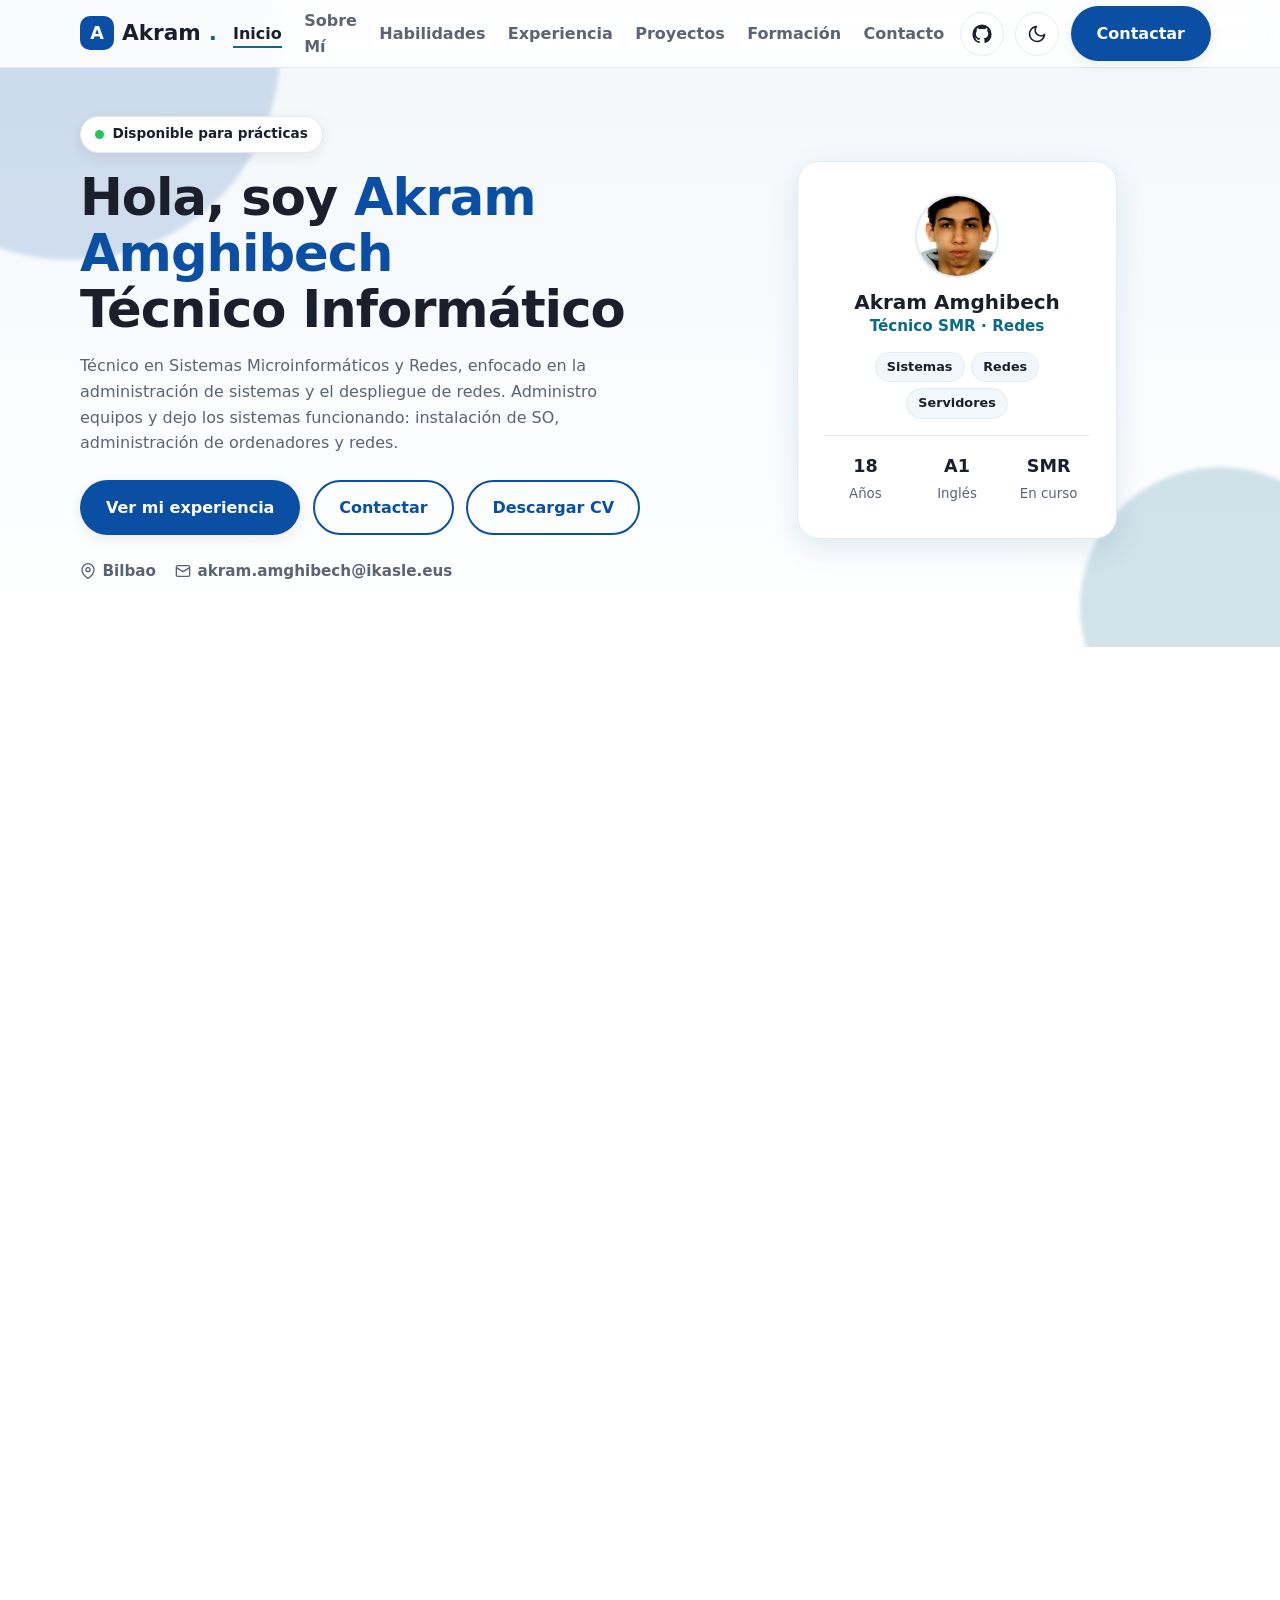
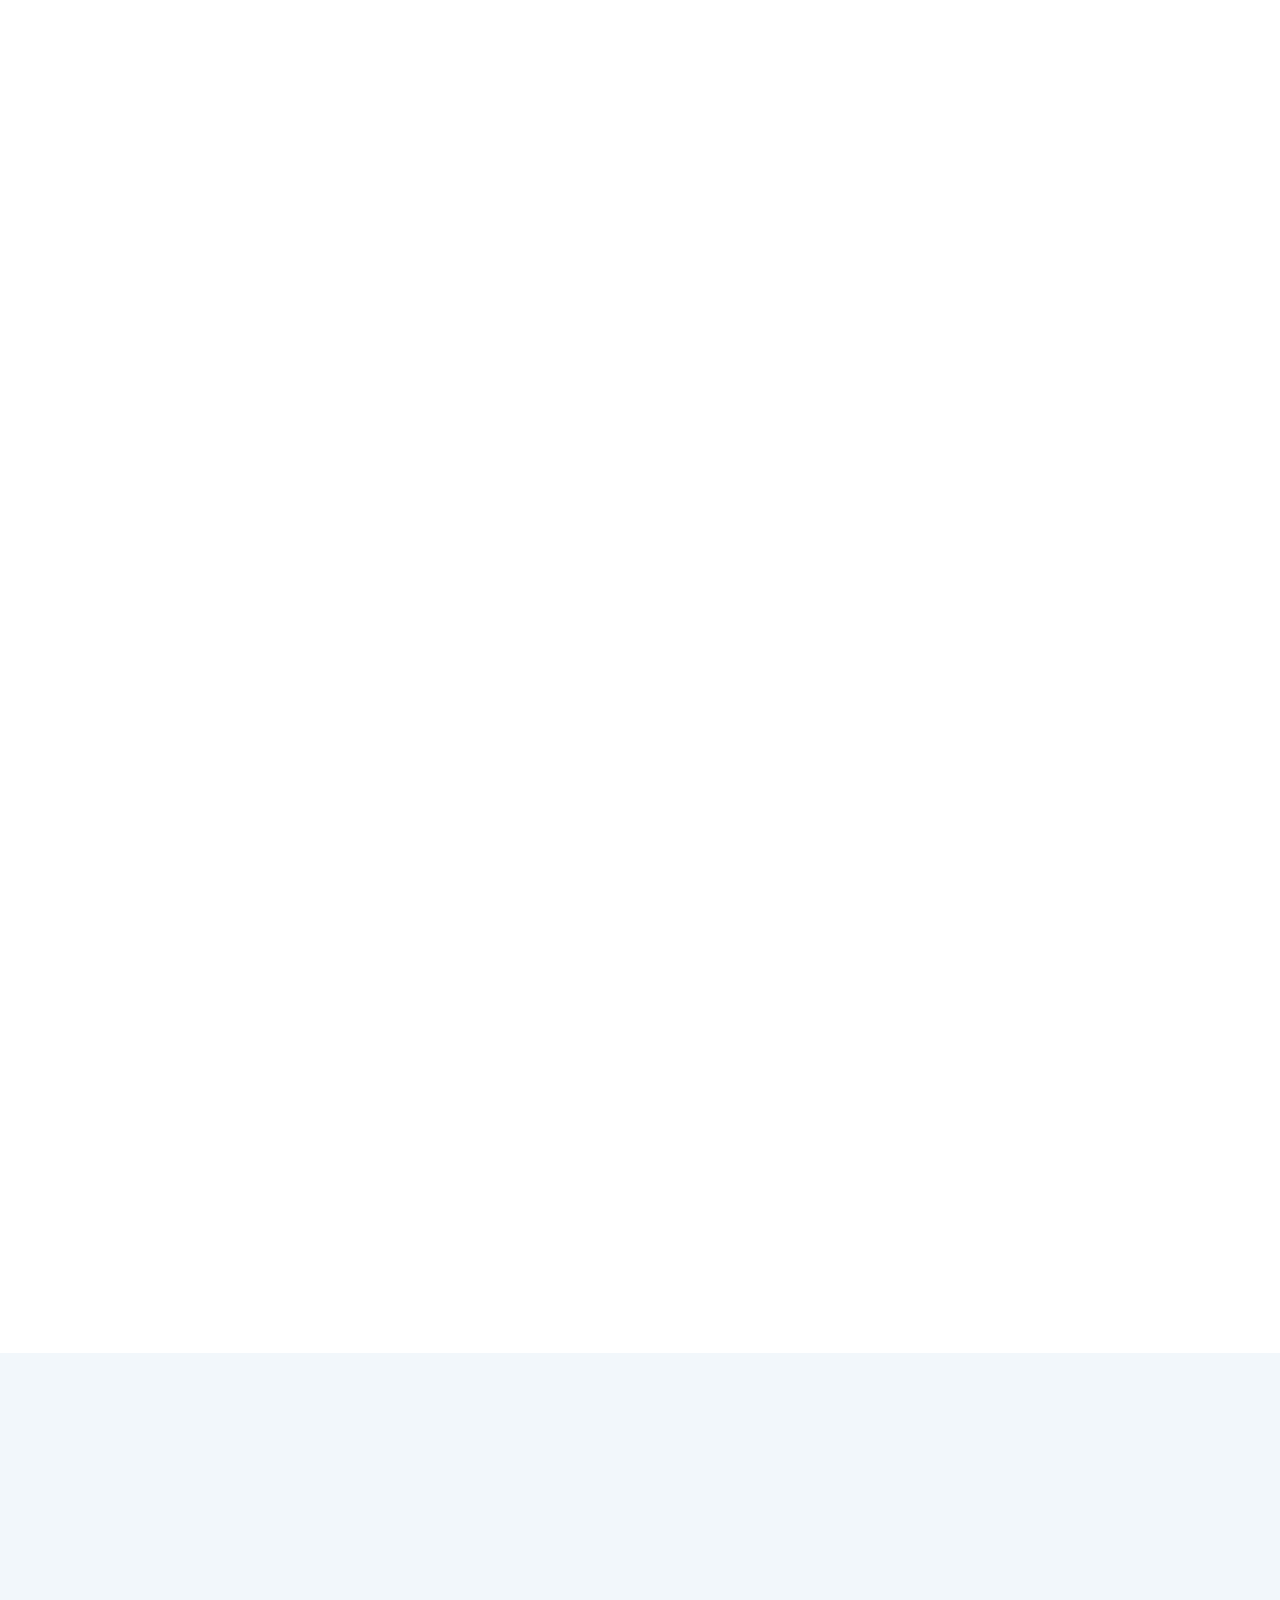
<file: index.html>
<!DOCTYPE html>
<html lang="es" data-theme="light">
<head>
  <!-- Metadatos básicos y SEO -->
  <meta charset="UTF-8" />
  <meta name="viewport" content="width=device-width, initial-scale=1.0" />
  <meta name="description" content="Portfolio de Akram Amghibech, técnico SMR en Bilbao. Administración de sistemas Windows y Linux, redes Cisco. Busco prácticas en Bilbao y alrededores." />
  <meta name="author" content="Akram Amghibech" />
  <meta name="robots" content="index, follow" />
  <meta name="color-scheme" content="light dark" />
  <meta name="theme-color" media="(prefers-color-scheme: light)" content="#0b4fa4" />
  <meta name="theme-color" media="(prefers-color-scheme: dark)" content="#0b1220" />
  <link rel="canonical" href="https://akamto.github.io/Portfolio/" />

  <!-- Open Graph para compartir en LinkedIn y redes -->
  <meta property="og:type" content="website" />
  <meta property="og:locale" content="es_ES" />
  <meta property="og:site_name" content="Portfolio Akram Amghibech" />
  <meta property="og:url" content="https://akamto.github.io/Portfolio/" />
  <meta property="og:title" content="Akram Amghibech | Administración de Sistemas y Redes — Prácticas en Bilbao" />
  <meta property="og:description" content="Estudiante de SMR: servidores Windows y Linux y redes Cisco. Busco prácticas en Bilbao y alrededores." />
  <meta property="og:image" content="https://akamto.github.io/Portfolio/assets/og-cover.png" />
  <meta property="og:image:alt" content="Portfolio de Akram Amghibech, técnico SMR en Bilbao" />
  <meta property="og:image:width" content="1200" />
  <meta property="og:image:height" content="630" />
  <meta property="og:image:type" content="image/png" />
  <meta name="twitter:card" content="summary_large_image" />
  <meta name="twitter:title" content="Akram Amghibech | Administración de Sistemas y Redes" />
  <meta name="twitter:description" content="SMR en Bilbao: sistemas y redes. Busco prácticas." />
  <meta name="twitter:image" content="https://akamto.github.io/Portfolio/assets/og-cover.png" />
  <meta name="twitter:image:alt" content="Portfolio de Akram Amghibech, técnico SMR en Bilbao" />

  <title>Akram Amghibech | Administración de Sistemas y Redes — Prácticas en Bilbao</title>

  <!-- Evita flash de tema: aplica el tema guardado antes de pintar -->
  <script>
    (function () {
      try {
        var saved = localStorage.getItem('theme');
        if (saved === 'dark' || saved === 'light') {
          document.documentElement.setAttribute('data-theme', saved);
        } else if (window.matchMedia('(prefers-color-scheme: dark)').matches) {
          document.documentElement.setAttribute('data-theme', 'dark');
        }
      } catch (e) { /* modo privado: se queda en light */ }
    })();
  </script>

  <!-- Datos estructurados para Google -->
  <script type="application/ld+json">
  {
    "@context": "https://schema.org",
    "@type": "Person",
    "name": "Akram Amghibech",
    "jobTitle": "Técnico en Sistemas Microinformáticos y Redes",
    "address": { "@type": "PostalAddress", "addressLocality": "Bilbao", "addressCountry": "ES" },
    "email": "akram.amghibech@ikasle.eus",
    "url": "https://akamto.github.io/Portfolio/",
    "sameAs": [
      "https://github.com/akamto",
      "https://www.linkedin.com/in/akamto/"
    ],
    "knowsAbout": ["Windows Server", "Linux", "Redes Cisco", "Packet Tracer", "Active Directory", "DNS", "DHCP"]
  }
  </script>

  <!-- Solo CSS propio, sin frameworks -->
  <link rel="stylesheet" href="style.css" />
  <link rel="manifest" href="site.webmanifest" />
  <link rel="sitemap" type="application/xml" title="Sitemap" href="sitemap.xml" />
  <!-- Favicon SVG + ICO + PNG -->
  <link rel="icon" href="favicon.ico" sizes="48x48" />
  <link rel="icon" type="image/svg+xml" href="favicon.svg" />
  <link rel="icon" type="image/png" sizes="32x32" href="assets/favicon-32.png" />
  <link rel="apple-touch-icon" sizes="180x180" href="assets/apple-touch-icon.png" />
</head>
<body>

  <a class="skip-link" href="#contenido">Saltar al contenido principal</a>

  <!-- ================= HEADER / NAVBAR ================= -->
  <header class="header" id="header">
    <nav class="nav container" aria-label="Navegación principal">
      <!-- Logo -->
      <a href="#inicio" class="logo" aria-label="Ir al inicio">
        <span class="logo-badge" aria-hidden="true">A</span>
        Akram<span class="logo-accent">.</span>
      </a>

      <!-- Menú de navegación -->
      <ul class="nav-menu" id="nav-menu">
        <li><a href="#inicio" class="nav-link active" aria-current="page">Inicio</a></li>
        <li><a href="#sobre-mi" class="nav-link">Sobre Mí</a></li>
        <li><a href="#habilidades" class="nav-link">Habilidades</a></li>
        <li><a href="#experiencia" class="nav-link">Experiencia</a></li>
        <li><a href="#proyectos" class="nav-link">Proyectos</a></li>
        <li><a href="#formacion" class="nav-link">Formación</a></li>
        <li><a href="#contacto" class="nav-link">Contacto</a></li>
        <!-- CTA visible solo en móvil dentro del menú -->
        <li class="nav-cta-mobile"><a href="#contacto" class="btn btn-primary">Contactar</a></li>
      </ul>
      <!-- Overlay para cerrar el menú al tocar fuera (solo móvil) -->
      <div class="nav-overlay" id="nav-overlay" aria-hidden="true"></div>

      <!-- Acciones: modo oscuro + CTA + hamburguesa -->
      <div class="nav-actions">
        <!-- Código abierto en GitHub -->
        <a href="https://github.com/akamto/Portfolio" target="_blank" rel="noopener noreferrer" class="repo-link" aria-label="Ver código fuente en GitHub" title="Código abierto en GitHub">
          <svg xmlns="http://www.w3.org/2000/svg" width="20" height="20" viewBox="0 0 24 24" fill="currentColor" aria-hidden="true"><path d="M12 .5A11.5 11.5 0 0 0 .5 12a11.5 11.5 0 0 0 7.86 10.93c.58.1.79-.25.79-.56v-2c-3.2.7-3.87-1.54-3.87-1.54-.53-1.33-1.28-1.69-1.28-1.69-1.05-.72.08-.7.08-.7 1.16.08 1.77 1.19 1.77 1.19 1.03 1.77 2.7 1.26 3.36.96.1-.75.4-1.26.73-1.55-2.55-.29-5.23-1.28-5.23-5.68 0-1.26.45-2.28 1.19-3.09-.12-.29-.52-1.46.11-3.05 0 0 .97-.31 3.18 1.18a11 11 0 0 1 5.8 0c2.2-1.49 3.17-1.18 3.17-1.18.63 1.59.23 2.76.11 3.05.74.81 1.19 1.83 1.19 3.09 0 4.41-2.69 5.38-5.25 5.67.41.36.78 1.06.78 2.14v3.17c0 .31.2.67.8.55A11.5 11.5 0 0 0 23.5 12 11.5 11.5 0 0 0 12 .5z"/></svg>
        </a>

        <!-- Botón modo oscuro / claro -->
        <button id="theme-toggle" class="theme-toggle" type="button" aria-label="Cambiar a modo oscuro" title="Cambiar tema">
          <!-- Icono luna (se muestra en modo claro) -->
          <svg class="icon-moon" xmlns="http://www.w3.org/2000/svg" width="20" height="20" viewBox="0 0 24 24" fill="none" stroke="currentColor" stroke-width="2" stroke-linecap="round" stroke-linejoin="round" aria-hidden="true"><path d="M21 12.79A9 9 0 1 1 11.21 3 7 7 0 0 0 21 12.79z"/></svg>
          <!-- Icono sol (se muestra en modo oscuro) -->
          <svg class="icon-sun" xmlns="http://www.w3.org/2000/svg" width="20" height="20" viewBox="0 0 24 24" fill="none" stroke="currentColor" stroke-width="2" stroke-linecap="round" stroke-linejoin="round" aria-hidden="true"><circle cx="12" cy="12" r="5"/><line x1="12" y1="1" x2="12" y2="3"/><line x1="12" y1="21" x2="12" y2="23"/><line x1="4.22" y1="4.22" x2="5.64" y2="5.64"/><line x1="18.36" y1="18.36" x2="19.78" y2="19.78"/><line x1="1" y1="12" x2="3" y2="12"/><line x1="21" y1="12" x2="23" y2="12"/><line x1="4.22" y1="19.78" x2="5.64" y2="18.36"/><line x1="18.36" y1="5.64" x2="19.78" y2="4.22"/></svg>
        </button>

        <a href="#contacto" class="btn btn-primary nav-cta-desktop">Contactar</a>

        <!-- Botón hamburguesa para móvil -->
        <button class="nav-toggle" id="nav-toggle" type="button" aria-label="Abrir menú" aria-expanded="false" aria-controls="nav-menu">
          <span class="bar" aria-hidden="true"></span>
          <span class="bar" aria-hidden="true"></span>
          <span class="bar" aria-hidden="true"></span>
        </button>
      </div>
    </nav>
  </header>

  <main id="contenido" tabindex="-1">
    <!-- ================= HERO SECTION ================= -->
    <section id="inicio" class="hero" aria-labelledby="hero-title">
      <!-- Formas decorativas tipo CV (solo CSS) -->
      <div class="hero-blob blob-1" aria-hidden="true"></div>
      <div class="hero-blob blob-2" aria-hidden="true"></div>

      <div class="container hero-grid">
        <!-- Texto principal -->
        <div class="hero-text">
          <span class="badge"><span class="dot" aria-hidden="true"></span> Disponible para prácticas</span>
          <h1 id="hero-title">Hola, soy <span class="highlight">Akram Amghibech</span><br />Técnico Informático</h1>
          <p class="hero-subtitle">
            Técnico en Sistemas Microinformáticos y Redes, enfocado en la administración de
            sistemas y el despliegue de redes. Administro equipos y dejo los sistemas
            funcionando: instalación de SO, administración de ordenadores y redes.
          </p>
          <div class="hero-buttons">
            <a href="#experiencia" class="btn btn-primary">Ver mi experiencia</a>
            <a href="#contacto" class="btn btn-outline">Contactar</a>
            <a href="cv-akram-amghibech.pdf" class="btn btn-outline" download>Descargar CV</a>
          </div>
          <!-- Datos rápidos de contacto -->
          <ul class="hero-meta">
            <li>
              <svg xmlns="http://www.w3.org/2000/svg" width="16" height="16" viewBox="0 0 24 24" fill="none" stroke="currentColor" stroke-width="2" aria-hidden="true"><path d="M21 10c0 7-9 13-9 13s-9-6-9-13a9 9 0 0 1 18 0z"/><circle cx="12" cy="10" r="3"/></svg>
              Bilbao
            </li>
            <li>
              <svg xmlns="http://www.w3.org/2000/svg" width="16" height="16" viewBox="0 0 24 24" fill="none" stroke="currentColor" stroke-width="2" aria-hidden="true"><rect x="2" y="4" width="20" height="16" rx="2"/><path d="m22 7-10 6L2 7"/></svg>
              <a href="mailto:akram.amghibech@ikasle.eus?subject=Contacto%20desde%20tu%20portfolio">akram.amghibech@ikasle.eus</a>
            </li>
          </ul>
        </div>

        <!-- Tarjeta de perfil: foto real (assets/foto-perfil.png, 84px, fetchpriority high por estar en el hero) + datos rápidos -->
        <div class="hero-visual">
          <div class="profile-card">
            <!-- Foto de perfil: alt descriptivo para lectores de pantalla, width/height evitan salto de layout (CLS) -->
            <img class="profile-avatar" src="assets/foto-perfil.png" alt="Foto de Akram Amghibech" width="84" height="84" fetchpriority="high" />
            <p class="profile-name">Akram Amghibech</p>
            <p class="profile-role">Técnico SMR · Redes</p>
            <div class="profile-tags">
              <span>Sistemas</span><span>Redes</span><span>Servidores</span>
            </div>
            <div class="profile-info">
              <div><strong>18</strong><small>Años</small></div>
              <div><strong>A1</strong><small>Inglés</small></div>
              <div><strong>SMR</strong><small>En curso</small></div>
            </div>
          </div>
        </div>
      </div>
    </section>

    <!-- ================= SECCIÓN 2: SOBRE MÍ ================= -->
    <section id="sobre-mi" class="section" aria-labelledby="sobre-mi-title">
      <div class="container grid-2 reveal">
        <div>
          <span class="section-tag">Sobre mí</span>
          <h2 class="section-title" id="sobre-mi-title">Administración de sistemas</h2>
          <p class="section-text">
            Técnico en Sistemas Microinformáticos y Redes, enfocado en la administración de
            sistemas y el despliegue de redes. Persona responsable, con
            capacidad de aprendizaje, actitud positiva y facilidad para el trabajo en equipo.
            Administro sistemas Windows y Linux, aplico mantenimiento preventivo y
            documento cada intervención. Busco prácticas o mi primera oportunidad para aportar
            en entornos tecnológicos reales.
          </p>
          <!-- Datos personales -->
          <ul class="about-list">
            <li><strong>Edad:</strong> 18 años</li>
            <li><strong>Nacionalidad:</strong> Español</li>
            <li><strong>Ubicación:</strong> Bilbao</li>
            <li><strong>Email:</strong> <a href="mailto:akram.amghibech@ikasle.eus?subject=Contacto%20desde%20tu%20portfolio">akram.amghibech@ikasle.eus</a></li>
            <li><strong>Idiomas:</strong> Español, Inglés A1 (EOI)</li>
          </ul>
          <div class="about-cta">
            <a href="#contacto" class="btn btn-primary">Hablemos</a>
            <a href="cv-akram-amghibech.pdf" class="btn btn-outline" download>Descargar CV (PDF)</a>
          </div>
        </div>
        <!-- Servicios que puedo ofrecer -->
        <div class="about-cards">
          <article class="card">
            <div class="card-icon"><svg xmlns="http://www.w3.org/2000/svg" width="28" height="28" viewBox="0 0 24 24" fill="none" stroke="currentColor" stroke-width="2" stroke-linecap="round" stroke-linejoin="round" aria-hidden="true"><rect x="2" y="3" width="20" height="14" rx="2"/><line x1="8" y1="21" x2="16" y2="21"/><line x1="12" y1="17" x2="12" y2="21"/></svg></div>
            <h3>Sistemas Operativos</h3>
            <p>Instalación, configuración y administración de Windows y Linux.</p>
          </article>
          <article class="card">
            <div class="card-icon"><svg xmlns="http://www.w3.org/2000/svg" width="28" height="28" viewBox="0 0 24 24" fill="none" stroke="currentColor" stroke-width="2" stroke-linecap="round" stroke-linejoin="round" aria-hidden="true"><path d="M14.7 6.3a1 1 0 0 0 0 1.4l1.6 1.6a1 1 0 0 0 1.4 0l3.77-3.77a6 6 0 0 1-7.94 7.94l-6.91 6.91a2.12 2.12 0 0 1-3-3l6.91-6.91a6 6 0 0 1 7.94-7.94l-3.76 3.76z"/></svg></div>
            <h3>Administración y Hardware</h3>
            <p>Instalación y administración de ordenadores y sistemas.</p>
          </article>
          <article class="card">
            <div class="card-icon"><svg xmlns="http://www.w3.org/2000/svg" width="28" height="28" viewBox="0 0 24 24" fill="none" stroke="currentColor" stroke-width="2" stroke-linecap="round" stroke-linejoin="round" aria-hidden="true"><path d="M9 17H7A5 5 0 0 1 7 7h2"/><path d="M15 7h2a5 5 0 1 1 0 10h-2"/><line x1="8" y1="12" x2="16" y2="12"/></svg></div>
            <h3>Redes</h3>
            <p>Conocimiento de redes, configuración de router y switch.</p>
          </article>
          <article class="card">
            <div class="card-icon"><svg xmlns="http://www.w3.org/2000/svg" width="28" height="28" viewBox="0 0 24 24" fill="none" stroke="currentColor" stroke-width="2" stroke-linecap="round" stroke-linejoin="round" aria-hidden="true"><path d="M17 21v-2a4 4 0 0 0-4-4H5a4 4 0 0 0-4 4v2"/><circle cx="9" cy="7" r="4"/><path d="M23 21v-2a4 4 0 0 0-3-3.87"/><path d="M16 3.13a4 4 0 0 1 0 7.75"/></svg></div>
            <h3>Trabajo en equipo</h3>
            <p>Organización, adaptación y aprendizaje rápido en entornos reales.</p>
          </article>
        </div>
      </div>
    </section>

    <!-- ================= SECCIÓN HABILIDADES (todo en un solo bloque) ================= -->
    <section id="habilidades" class="section section-alt" aria-labelledby="habilidades-title">
      <div class="container reveal">
        <span class="section-tag">Habilidades</span>
        <h2 class="section-title" id="habilidades-title">Lo que sé hacer</h2>
        <p class="section-text center">Lo esencial para prácticas: administración de sistemas, redes y trabajo en equipo.</p>

        <!-- Habilidades generales más importantes -->
        <div class="skills-grid">
          <article class="card skill-category">
            <div class="card-icon"><svg xmlns="http://www.w3.org/2000/svg" width="28" height="28" viewBox="0 0 24 24" fill="none" stroke="currentColor" stroke-width="2" stroke-linecap="round" stroke-linejoin="round" aria-hidden="true"><rect x="2" y="3" width="20" height="14" rx="2"/><line x1="8" y1="21" x2="16" y2="21"/><line x1="12" y1="17" x2="12" y2="21"/></svg></div>
            <h3>Sistemas Operativos</h3>
            <p>Instalación, configuración y administración en entornos reales.</p>
            <div class="chips">
              <span>Windows</span><span>Linux</span><span>Administración</span>
            </div>
          </article>

          <article class="card skill-category">
            <div class="card-icon"><svg xmlns="http://www.w3.org/2000/svg" width="28" height="28" viewBox="0 0 24 24" fill="none" stroke="currentColor" stroke-width="2" stroke-linecap="round" stroke-linejoin="round" aria-hidden="true"><circle cx="18" cy="5" r="3"/><circle cx="6" cy="12" r="3"/><circle cx="18" cy="19" r="3"/><line x1="8.59" y1="13.51" x2="15.42" y2="17.49"/><line x1="15.41" y1="6.51" x2="8.59" y2="10.49"/></svg></div>
            <h3>Redes y Conectividad</h3>
            <p>Montaje y configuración de redes locales.</p>
            <div class="chips">
              <span>VLANs</span><span>Direccionamiento IP</span><span>Packet Tracer</span>
            </div>
          </article>

          <article class="card skill-category">
            <div class="card-icon"><svg xmlns="http://www.w3.org/2000/svg" width="28" height="28" viewBox="0 0 24 24" fill="none" stroke="currentColor" stroke-width="2" stroke-linecap="round" stroke-linejoin="round" aria-hidden="true"><path d="M14.7 6.3a1 1 0 0 0 0 1.4l1.6 1.6a1 1 0 0 0 1.4 0l3.77-3.77a6 6 0 0 1-7.94 7.94l-6.91 6.91a2.12 2.12 0 0 1-3-3l6.91-6.91a6 6 0 0 1 7.94-7.94l-3.76 3.76z"/></svg></div>
            <h3>Administración de Hardware</h3>
            <p>Administración y mantenimiento de PCs y sistemas.</p>
            <div class="chips">
              <span>Montaje</span><span>Clonación</span><span>Inventario</span>
            </div>
          </article>

          <article class="card skill-category">
            <div class="card-icon"><svg xmlns="http://www.w3.org/2000/svg" width="28" height="28" viewBox="0 0 24 24" fill="none" stroke="currentColor" stroke-width="2" stroke-linecap="round" stroke-linejoin="round" aria-hidden="true"><path d="M21 15a2 2 0 0 1-2 2H7l-4 4V5a2 2 0 0 1 2-2h14a2 2 0 0 1 2 2z"/></svg></div>
            <h3>Idiomas y Competencias</h3>
            <p>Base para trabajar en equipo y seguir aprendiendo.</p>
            <div class="chips">
              <span>Trabajo en equipo</span><span>Responsable</span><span>Aprendizaje rápido</span>
            </div>
          </article>
        </div>

        <!-- Continuación del mismo bloque: Linux, Windows Server y Cisco -->
        <div class="tech-grid">
          <!-- 1. Linux -->
          <article class="card tech-card">
            <div class="card-icon"><svg xmlns="http://www.w3.org/2000/svg" width="28" height="28" viewBox="0 0 24 24" fill="none" stroke="currentColor" stroke-width="2" stroke-linecap="round" stroke-linejoin="round" aria-hidden="true"><polyline points="4 17 10 11 4 5"/><line x1="12" y1="19" x2="20" y2="19"/></svg></div>
            <h3>Linux &amp; Servicios de Sistemas</h3>
            <p>Administración, red y servicios en Linux.</p>

            <h4 class="tech-sub">Core &amp; Redes</h4>
            <div class="chips small">
              <span>SSH</span><span>Firewall</span><span>NAT</span>
            </div>

            <h4 class="tech-sub">Servicios de Red &amp; Web</h4>
            <div class="chips small">
              <span>DNS (bind9)</span><span>DHCP</span><span>HTTP (apache2 / nginx)</span>
            </div>

            <h4 class="tech-sub">Seguridad &amp; Almacenamiento</h4>
            <div class="chips small">
              <span>VPN (openvpn)</span><span>Backups (rsync)</span><span>SSL/TLS</span>
            </div>
          </article>

          <!-- 2. Windows Server -->
          <article class="card tech-card">
            <div class="card-icon"><svg xmlns="http://www.w3.org/2000/svg" width="28" height="28" viewBox="0 0 24 24" fill="none" stroke="currentColor" stroke-width="2" stroke-linecap="round" stroke-linejoin="round" aria-hidden="true"><rect x="3" y="3" width="7" height="7" rx="1"/><rect x="14" y="3" width="7" height="7" rx="1"/><rect x="14" y="14" width="7" height="7" rx="1"/><rect x="3" y="14" width="7" height="7" rx="1"/></svg></div>
            <h3>Windows Server &amp; Infraestructura</h3>
            <p>Servicios empresariales esenciales.</p>

            <h4 class="tech-sub">Directorio Activo &amp; Gestión</h4>
            <div class="chips small">
              <span>Active Directory DS</span><span>GPOs</span><span>PowerShell</span>
            </div>

            <h4 class="tech-sub">Red &amp; Conectividad</h4>
            <div class="chips small">
              <span>Windows DNS / DHCP</span><span>RRAS / VPN</span><span>SMB / DFS</span>
            </div>

            <h4 class="tech-sub">Seguridad, Monitorización &amp; Web</h4>
            <div class="chips small">
              <span>Firewall</span><span>Windows Server Backup</span><span>IIS</span>
            </div>
          </article>

          <!-- 3. Redes Cisco -->
          <article class="card tech-card">
            <div class="card-icon"><svg xmlns="http://www.w3.org/2000/svg" width="28" height="28" viewBox="0 0 24 24" fill="none" stroke="currentColor" stroke-width="2" stroke-linecap="round" stroke-linejoin="round" aria-hidden="true"><circle cx="12" cy="12" r="10"/><line x1="2" y1="12" x2="22" y2="12"/><path d="M12 2a15.3 15.3 0 0 1 4 10 15.3 15.3 0 0 1-4 10 15.3 15.3 0 0 1-4-10 15.3 15.3 0 0 1 4-10z"/></svg></div>
            <h3>Redes &amp; Cisco / Packet Tracer</h3>
            <p>De fundamentos a tecnologías avanzadas.</p>

            <h4 class="tech-sub">Fundamentos &amp; Switching</h4>
            <div class="chips small">
              <span>VLANs</span><span>TRUNK</span><span>STP / RSTP</span>
            </div>

            <h4 class="tech-sub">Enrutamiento</h4>
            <div class="chips small">
              <span>Estático</span><span>OSPF</span><span>EIGRP</span>
            </div>

            <h4 class="tech-sub">Servicios IP &amp; Redundancia</h4>
            <div class="chips small">
              <span>DHCP</span><span>NAT / PAT</span><span>HSRP</span>
            </div>

            <h4 class="tech-sub">Seguridad &amp; Gestión</h4>
            <div class="chips small">
              <span>ACLs</span><span>Port Security</span><span>SNMP / Syslog</span>
            </div>
          </article>
        </div>
      </div>
    </section>

    <!-- ================= SECCIÓN 3: EXPERIENCIA / PROYECTOS ================= -->
    <section id="experiencia" class="section" aria-labelledby="experiencia-title">
      <div class="container reveal">
        <span class="section-tag">Experiencia</span>
        <h2 class="section-title" id="experiencia-title">Experiencia laboral</h2>

        <!-- Timeline -->
        <div class="timeline">
          <article class="timeline-item">
            <span class="timeline-dot" aria-hidden="true"></span>
            <div class="timeline-card">
              <span class="timeline-date"><time datetime="2026-04-27">27/04/2026</time> — <time datetime="2026-05-12">12/05/2026</time> · 2 semanas · IES San Adrian BHI</span>
              <h3>Becario Técnico Informático</h3>
              <p>Administración de sistemas en entorno educativo: mantenimiento preventivo de equipos, administración de hardware y software, y gestión de aulas con registro de actuaciones.</p>
              <div class="chips small"><span>Administración de sistemas</span><span>Mantenimiento preventivo</span><span>Gestión de aulas</span></div>
            </div>
          </article>
        </div>

        <!-- Proyectos de laboratorio: iniciativa técnica más allá de lo básico -->
        <h3 class="subsection">Proyectos de Laboratorio y Prácticas SMR</h3>
        <div class="projects-grid">
          <article class="card project">
            <h4>Montaje y clonado de PCs</h4>
            <p>Instalación limpia de Windows/Linux, drivers, particiones y copias de seguridad.</p>
            <span class="project-tag">Sistemas</span>
          </article>
          <article class="card project">
            <h4>Red local con Packet Tracer</h4>
            <p>Direccionamiento IP, VLANs básicas y configuración de router y switch.</p>
            <span class="project-tag">Redes</span>
          </article>
          <article class="card project">
            <h4>Administración de usuarios</h4>
            <p>Gestión de cuentas, permisos y documentación en entorno real (prácticas).</p>
            <span class="project-tag">Administración</span>
          </article>
        </div>
      </div>
    </section>

    <!-- ================= MIS PROYECTOS (conectado con GitHub) ================= -->
    <section id="proyectos" class="section section-alt" aria-labelledby="proyectos-title">
      <div class="container reveal">
        <span class="section-tag">Mis proyectos</span>
        <h2 class="section-title" id="proyectos-title">Proyectos en GitHub</h2>
        <p class="section-text center">Prácticas de laboratorio del ciclo SMR publicadas en mi GitHub. Código, configuraciones y documentación.</p>

        <!-- TODO: cuando publiques cada práctica, apunta cada tarjeta a su repo (https://github.com/akamto/nombre-repo) -->
        <div class="projects-grid">
          <article class="card project">
            <h4>automatiSSH-server</h4>
            <p>Configurar SSH de forma visual.</p>
            <a class="project-link" href="https://github.com/akamto/automatiSSH-server" target="_blank" rel="noopener noreferrer" aria-label="Ver automatiSSH-server en GitHub">Ver en GitHub
              <svg xmlns="http://www.w3.org/2000/svg" width="14" height="14" viewBox="0 0 24 24" fill="none" stroke="currentColor" stroke-width="2" stroke-linecap="round" stroke-linejoin="round" aria-hidden="true"><path d="M7 17 17 7"/><path d="M7 7h10v10"/></svg>
            </a>
          </article>
        </div>

        <div class="contact-cta">
          <a class="btn btn-primary" href="https://github.com/akamto?tab=repositories" target="_blank" rel="noopener noreferrer me">Ver todo en GitHub</a>
          <a class="btn btn-outline" href="https://www.linkedin.com/in/akamto/" target="_blank" rel="noopener noreferrer me">Mi LinkedIn</a>
        </div>
      </div>
    </section>

    <!-- ================= FORMACIÓN ================= -->
    <section id="formacion" class="section" aria-labelledby="formacion-title">
      <div class="container reveal">
        <span class="section-tag">Formación</span>
        <h2 class="section-title" id="formacion-title">Formación académica</h2>
        <div class="edu-grid">
          <article class="card edu featured">
            <span class="edu-status">En curso</span>
            <h3>CIFP Txurdinaga LHII</h3>
            <p class="edu-date">2025 — 2027</p>
            <p>Técnico en Sistemas Microinformáticos y Redes.</p>
          </article>
          <article class="card edu">
            <h3>Escuela Oficial de Idiomas</h3>
            <p class="edu-date">2024 — 2025</p>
            <p>Inglés A1 titulado.</p>
          </article>
          <article class="card edu">
            <h3>IES San Adrian BHI</h3>
            <p class="edu-date">2021 — 2025</p>
            <p>Educación Secundaria Obligatoria.</p>
          </article>
        </div>
      </div>
    </section>

    <!-- ================= SECCIÓN 4: CONTACTO (sin formulario, contacto directo) ================= -->
    <section id="contacto" class="section section-alt" aria-labelledby="contacto-title">
      <div class="container reveal">
        <span class="section-tag">Contacto</span>
        <h2 class="section-title" id="contacto-title">¿Hablamos?</h2>
        <p class="section-text center">Busco prácticas en empresas de Bilbao y alrededores — administración de sistemas y redes. Escríbeme por email o descárgate mi CV.</p>

        <!-- Tarjetas de contacto directo (funcionan sin backend) -->
        <div class="contact-grid">
          <a class="contact-item" href="mailto:akram.amghibech@ikasle.eus?subject=Contacto%20desde%20tu%20portfolio">
            <span class="contact-icon"><svg xmlns="http://www.w3.org/2000/svg" width="24" height="24" viewBox="0 0 24 24" fill="none" stroke="currentColor" stroke-width="2" stroke-linecap="round" stroke-linejoin="round" aria-hidden="true"><rect x="2" y="4" width="20" height="16" rx="2"/><path d="m22 7-10 6L2 7"/></svg></span>
            <span><strong>Email</strong><small>akram.amghibech@ikasle.eus</small></span>
          </a>
          <a class="contact-item" href="cv-akram-amghibech.pdf" download>
            <span class="contact-icon"><svg xmlns="http://www.w3.org/2000/svg" width="24" height="24" viewBox="0 0 24 24" fill="none" stroke="currentColor" stroke-width="2" stroke-linecap="round" stroke-linejoin="round" aria-hidden="true"><path d="M21 15v4a2 2 0 0 1-2 2H5a2 2 0 0 1-2-2v-4"/><polyline points="7 10 12 15 17 10"/><line x1="12" y1="15" x2="12" y2="3"/></svg></span>
            <span><strong>Currículum</strong><small>Descargar CV en PDF</small></span>
          </a>
          <div class="contact-item">
            <span class="contact-icon"><svg xmlns="http://www.w3.org/2000/svg" width="24" height="24" viewBox="0 0 24 24" fill="none" stroke="currentColor" stroke-width="2" stroke-linecap="round" stroke-linejoin="round" aria-hidden="true"><path d="M21 10c0 7-9 13-9 13s-9-6-9-13a9 9 0 0 1 18 0z"/><circle cx="12" cy="10" r="3"/></svg></span>
            <span><strong>Ubicación</strong><small>Bilbao, España</small></span>
          </div>
        </div>

        <div class="contact-cta">
          <a class="btn btn-primary" href="mailto:akram.amghibech@ikasle.eus?subject=Quiero%20contactar%20contigo">Enviar email</a>
          <a class="btn btn-outline" href="cv-akram-amghibech.pdf" download>Descargar CV</a>
        </div>
      </div>
    </section>
  </main>

  <!-- ================= FOOTER ================= -->
  <footer class="footer">
    <div class="container footer-grid">
      <div>
        <a href="#inicio" class="logo"><span class="logo-badge" aria-hidden="true">A</span> Akram<span class="logo-accent">.</span></a>
        <p class="footer-desc">Técnico Informático en Bilbao. Administración de sistemas y redes.</p>
        <!-- Redes sociales con SVG (sin librerías) -->
        <div class="social">
          <a href="mailto:akram.amghibech@ikasle.eus" aria-label="Email">
            <svg xmlns="http://www.w3.org/2000/svg" width="18" height="18" viewBox="0 0 24 24" fill="none" stroke="currentColor" stroke-width="2" aria-hidden="true"><rect x="2" y="4" width="20" height="16" rx="2"/><path d="m22 7-10 6L2 7"/></svg>
          </a>
          <a href="https://www.linkedin.com/in/akamto/" target="_blank" rel="noopener noreferrer me" aria-label="LinkedIn">
            <svg xmlns="http://www.w3.org/2000/svg" width="18" height="18" viewBox="0 0 24 24" fill="currentColor" aria-hidden="true"><path d="M20.45 20.45h-3.55v-5.57c0-1.33-.03-3.04-1.85-3.04-1.86 0-2.14 1.45-2.14 2.94v5.67H9.35V9h3.41v1.56h.05c.47-.9 1.63-1.85 3.36-1.85 3.6 0 4.27 2.37 4.27 5.46v6.28zM5.34 7.43a2.06 2.06 0 1 1 0-4.12 2.06 2.06 0 0 1 0 4.12zM7.12 20.45H3.56V9h3.56v11.45z"/></svg>
          </a>
          <a href="https://github.com/akamto" target="_blank" rel="noopener noreferrer me" aria-label="GitHub">
            <svg xmlns="http://www.w3.org/2000/svg" width="18" height="18" viewBox="0 0 24 24" fill="currentColor" aria-hidden="true"><path d="M12 .5A11.5 11.5 0 0 0 .5 12a11.5 11.5 0 0 0 7.86 10.93c.58.1.79-.25.79-.56v-2c-3.2.7-3.87-1.54-3.87-1.54-.53-1.33-1.28-1.69-1.28-1.69-1.05-.72.08-.7.08-.7 1.16.08 1.77 1.19 1.77 1.19 1.03 1.77 2.7 1.26 3.36.96.1-.75.4-1.26.73-1.55-2.55-.29-5.23-1.28-5.23-5.68 0-1.26.45-2.28 1.19-3.09-.12-.29-.52-1.46.11-3.05 0 0 .97-.31 3.18 1.18a11 11 0 0 1 5.8 0c2.2-1.49 3.17-1.18 3.17-1.18.63 1.59.23 2.76.11 3.05.74.81 1.19 1.83 1.19 3.09 0 4.41-2.69 5.38-5.25 5.67.41.36.78 1.06.78 2.14v3.17c0 .31.2.67.8.55A11.5 11.5 0 0 0 23.5 12 11.5 11.5 0 0 0 12 .5z"/></svg>
          </a>
        </div>
      </div>
      <!-- Mapa de sitio rápido -->
      <nav aria-label="Mapa del sitio">
        <h2 class="footer-heading">Mapa del sitio</h2>
        <ul class="footer-links">
          <li><a href="#inicio">Inicio</a></li>
          <li><a href="#sobre-mi">Sobre Mí</a></li>
          <li><a href="#habilidades">Habilidades</a></li>
          <li><a href="#experiencia">Experiencia</a></li>
          <li><a href="#proyectos">Proyectos</a></li>
          <li><a href="#formacion">Formación</a></li>
          <li><a href="#contacto">Contacto</a></li>
        </ul>
      </nav>
      <div>
        <h2 class="footer-heading">Contacto</h2>
        <ul class="footer-links">
          <li><a href="mailto:akram.amghibech@ikasle.eus">akram.amghibech@ikasle.eus</a></li>
          <li><a href="cv-akram-amghibech.pdf" download>Descargar CV (PDF)</a></li>
          <li>Bilbao, España</li>
        </ul>
      </div>
    </div>
    <div class="footer-bottom">
      <!-- Año automático: JS (initYear) lo actualiza; 2026 es el fallback sin JS -->
      <p>© <span id="year">2026</span> Akram Amghibech. Todos los derechos reservados. · Hecho con HTML, CSS y JS.</p>
    </div>
  </footer>

  <!-- Botón volver arriba: oculto hasta 600px de scroll (lo gestiona initHeader en script.js) -->
  <button id="back-top" type="button" aria-label="Volver arriba" title="Volver arriba"><svg xmlns="http://www.w3.org/2000/svg" width="20" height="20" viewBox="0 0 24 24" fill="none" stroke="currentColor" stroke-width="2.5" stroke-linecap="round" stroke-linejoin="round" aria-hidden="true"><path d="M12 19V5"/><path d="m5 12 7-7 7 7"/></svg></button>

  <!-- Sin JS: muestra el contenido (.reveal visible), menú en línea y oculta controles que dependen de JS -->
  <noscript><style>.reveal{opacity:1 !important;transform:none !important}.nav-menu{position:static;transform:none;visibility:visible;height:auto;width:auto;flex-direction:row;flex-wrap:wrap;border:0;box-shadow:none;padding:0}.nav-toggle,.theme-toggle,.repo-link,#back-top,.nav-overlay{display:none}</style></noscript>

  <!-- Solo JS puro, defer = se ejecuta tras parsear el HTML sin bloquear el render -->
  <script src="script.js" defer></script>
</body>
</html>
</file>
<file: style.css>
/* ---------- 1. VARIABLES GLOBALES (fácil personalización) ---------- */
:root {
  /* Colores base inspirados en tu CV */
  --azul-oscuro: #0b4fa4;
  --azul-hover: #08408a;
  --celeste: #bcdcec;
  /* Acento AA en claro (6.05:1 sobre blanco): antes #1298b8 = 3.38:1 */
  --acento: #0a6b88;
  --acento-hover: #095e76;

  /* Tema claro (por defecto) */
  --fondo: #ffffff;
  --fondo-alt: #f2f7fb;
  --superficie: #ffffff;
  --texto: #1a1f2b;
  --texto-suave: #5b6472;
  --borde: #e2eaf2;
  --sombra: 0 10px 30px rgba(11, 79, 164, 0.12);
  --sombra-suave: 0 4px 14px rgba(0, 0, 0, 0.08);

  /* Tipografía y espaciados */
  --fuente: system-ui, -apple-system, "Segoe UI", Roboto, Arial, sans-serif;
  --radio: 14px;
  --radio-sm: 10px;
  --espacio: 1rem;
  --max-ancho: 1120px;
  --header-h: 68px;
  --trans: 0.3s ease;
}

/* ---------- 2. TEMA OSCURO (se activa con data-theme="dark") ---------- */
[data-theme="dark"] {
  --fondo: #0b1220;
  --fondo-alt: #0f1930;
  --superficie: #121e36;
  --texto: #e8eef7;
  --texto-suave: #a8b4c7;
  --borde: #223154;
  --sombra: 0 10px 30px rgba(0, 0, 0, 0.45);
  --sombra-suave: 0 4px 14px rgba(0, 0, 0, 0.35);
  --azul-oscuro: #3b8cff;
  --azul-hover: #5aa0ff;
  --celeste: #1a2b4a;
  /* Acento claro para fondo oscuro (8.4:1 sobre #0b1220) */
  --acento: #38bdd8;
  --acento-hover: #5ac8e0;
}

/* ---------- 3. RESET Y BASE ---------- */
* {
  box-sizing: border-box;
  margin: 0;
  padding: 0;
}

html {
  scroll-behavior: smooth;
  /* desplazamiento suave nativo */
  scroll-padding-top: calc(var(--header-h) + 12px);
  /* no tapar secciones bajo header fijo */
}

/* Enlace para teclado: solo visible al enfocarlo */
.skip-link {
  position: absolute;
  left: 1rem;
  top: -100px;
  background: var(--azul-oscuro);
  color: #fff;
  padding: 0.7rem 1.2rem;
  border-radius: 0 0 12px 12px;
  font-weight: 700;
  z-index: 200;
  transition: top 0.2s ease;
}

.skip-link:focus {
  top: 0;
  color: #fff;
}

body.menu-open {
  overflow: hidden;
}

body {
  font-family: var(--fuente);
  background: var(--fondo);
  color: var(--texto);
  line-height: 1.6;
  transition: background var(--trans), color var(--trans);
  overflow-x: hidden;
  overflow-x: clip;
}

img {
  max-width: 100%;
  display: block;
}

a {
  color: inherit;
  text-decoration: none;
}

ul {
  list-style: none;
}

/* Evita desbordes en grids: los hijos pueden encoger */
.hero-grid>*,
.grid-2>*,
.contact-item,
.card {
  min-width: 0;
}

::selection {
  background: var(--acento);
  color: #fff;
}

.container {
  width: min(100% - 2rem, var(--max-ancho));
  margin-inline: auto;
}

/* ---------- 4. BOTONES ---------- */
.btn {
  display: inline-block;
  padding: 0.8rem 1.5rem;
  border-radius: 999px;
  font-weight: 700;
  border: 2px solid transparent;
  cursor: pointer;
  transition: transform var(--trans), background var(--trans), color var(--trans), box-shadow var(--trans), border-color var(--trans);
}

.btn-primary {
  background: var(--azul-oscuro);
  color: #fff;
  box-shadow: var(--sombra-suave);
}

.btn-primary:hover {
  background: var(--azul-hover);
  transform: translateY(-2px);
  box-shadow: var(--sombra);
}

.btn-outline {
  border-color: var(--azul-oscuro);
  color: var(--azul-oscuro);
  background: transparent;
}

[data-theme="dark"] .btn-outline {
  color: var(--azul-oscuro);
}

.btn-outline:hover {
  background: var(--azul-oscuro);
  color: #fff;
  transform: translateY(-2px);
}

/* ---------- 5. HEADER / NAVBAR ---------- */
.header {
  position: fixed;
  inset: 0 0 auto 0;
  height: var(--header-h);
  display: flex;
  align-items: center;
  background: var(--fondo);
  background: color-mix(in srgb, var(--fondo) 88%, transparent);
  -webkit-backdrop-filter: blur(12px);
  backdrop-filter: blur(12px);
  border-bottom: 1px solid var(--borde);
  z-index: 100;
  transition: box-shadow var(--trans), background var(--trans);
}

.header.scrolled {
  box-shadow: var(--sombra-suave);
}

.nav {
  display: flex;
  align-items: center;
  justify-content: space-between;
  gap: 1rem;
}

.logo {
  font-size: 1.35rem;
  font-weight: 800;
  display: flex;
  align-items: center;
  gap: 0.5rem;
}

.logo-badge {
  width: 34px;
  height: 34px;
  display: grid;
  place-items: center;
  background: var(--azul-oscuro);
  color: #fff;
  border-radius: 10px;
  font-size: 1.1rem;
}

.logo-accent {
  color: var(--acento);
}

/* Menú escritorio */
.nav-menu {
  display: flex;
  align-items: center;
  gap: 1.4rem;
}

.nav-link {
  font-weight: 600;
  color: var(--texto-suave);
  position: relative;
  transition: color var(--trans);
  padding: 0.3rem 0;
}

.nav-link::after {
  content: "";
  position: absolute;
  left: 0;
  bottom: 0;
  width: 0;
  height: 2px;
  background: var(--acento);
  transition: width var(--trans);
}

.nav-link:hover,
.nav-link.active {
  color: var(--texto);
}

.nav-link:hover::after,
.nav-link.active::after {
  width: 100%;
}

.nav-cta-mobile {
  display: none;
}

.nav-actions {
  display: flex;
  align-items: center;
  gap: 0.7rem;
}

/* Botón tema oscuro/claro */
.theme-toggle {
  width: 44px;
  height: 44px;
  display: grid;
  place-items: center;
  border-radius: 50%;
  border: 1px solid var(--borde);
  background: var(--superficie);
  color: var(--texto);
  cursor: pointer;
  transition: transform var(--trans), background var(--trans), border-color var(--trans);
}

.theme-toggle:hover {
  transform: rotate(15deg) scale(1.05);
  border-color: var(--acento);
}

/* Botón repo GitHub: mismo tamaño que theme-toggle, sin rotación */
.repo-link {
  width: 44px;
  height: 44px;
  display: grid;
  place-items: center;
  border-radius: 50%;
  border: 1px solid var(--borde);
  background: var(--superficie);
  color: var(--texto);
  transition: transform var(--trans), background var(--trans), border-color var(--trans), color var(--trans);
}

.repo-link:hover {
  transform: scale(1.05);
  border-color: var(--acento);
  color: var(--acento);
}

.repo-link svg {
  width: 20px;
  height: 20px;
}

/* Mostrar solo un icono según tema */
.icon-sun {
  display: none;
}

[data-theme="dark"] .icon-sun {
  display: block;
}

[data-theme="dark"] .icon-moon {
  display: none;
}

/* Hamburguesa (oculta en escritorio) */
.nav-toggle {
  display: none;
  flex-direction: column;
  gap: 5px;
  background: none;
  border: 0;
  cursor: pointer;
  padding: 0.5rem;
}

.nav-toggle .bar {
  width: 26px;
  height: 3px;
  background: var(--texto);
  border-radius: 3px;
  transition: transform var(--trans), opacity var(--trans);
}

/* ---------- 6. HERO ---------- */
.hero {
  position: relative;
  overflow: hidden;
  padding: calc(var(--header-h) + 3rem) 0 4rem;
  background: linear-gradient(180deg, var(--fondo-alt), var(--fondo));
}

.hero-blob {
  position: absolute;
  border-radius: 50%;
  filter: blur(2px);
  opacity: 0.9;
  pointer-events: none;
}

.blob-1 {
  width: 420px;
  height: 420px;
  background: var(--azul-oscuro);
  top: -160px;
  left: -140px;
  opacity: 0.16;
}

.blob-2 {
  width: 280px;
  height: 280px;
  background: var(--acento);
  bottom: -100px;
  right: -80px;
  opacity: 0.18;
}

.hero-grid {
  display: grid;
  gap: 2.5rem;
  align-items: center;
  position: relative;
}

.badge {
  display: inline-flex;
  align-items: center;
  gap: 0.5rem;
  background: var(--superficie);
  border: 1px solid var(--borde);
  padding: 0.4rem 0.9rem;
  border-radius: 999px;
  font-size: 0.85rem;
  font-weight: 600;
  box-shadow: var(--sombra-suave);
}

.badge .dot {
  width: 9px;
  height: 9px;
  background: #22c55e;
  border-radius: 50%;
  animation: pulse 1.6s infinite;
}

@keyframes pulse {

  0%,
  100% {
    transform: scale(1);
    opacity: 1;
  }

  50% {
    transform: scale(1.4);
    opacity: 0.6;
  }
}

.hero-text h1 {
  font-size: clamp(2rem, 5vw, 3.2rem);
  line-height: 1.1;
  margin: 1rem 0;
  letter-spacing: -0.02em;
  text-wrap: balance;
}

.highlight {
  color: var(--azul-oscuro);
}

.hero-subtitle {
  color: var(--texto-suave);
  max-width: 34rem;
  margin-bottom: 1.5rem;
}

.hero-buttons {
  display: flex;
  gap: 0.8rem;
  flex-wrap: wrap;
  margin-bottom: 1.5rem;
}

.hero-meta {
  display: flex;
  gap: 1.2rem;
  flex-wrap: wrap;
  color: var(--texto-suave);
  font-size: 0.95rem;
  font-weight: 600;
  overflow-wrap: anywhere;
}

.hero-meta li {
  display: flex;
  align-items: center;
  gap: 0.4rem;
  min-width: 0;
  overflow-wrap: anywhere;
}

/* Email del hero como enlace: mismo aspecto, subrayado solo al hover/foco */
.hero-meta a {
  color: inherit;
  text-decoration: none;
  overflow-wrap: anywhere;
}

.hero-meta a:hover {
  color: var(--texto);
  text-decoration: underline;
  text-underline-offset: 3px;
}

/* Tarjeta visual */
.hero-visual {
  position: relative;
  display: flex;
  flex-direction: column;
  align-items: center;
  gap: 1rem;
}

.profile-card {
  background: var(--superficie);
  border: 1px solid var(--borde);
  border-radius: 22px;
  padding: 2rem 1.6rem;
  text-align: center;
  box-shadow: var(--sombra);
  width: min(100%, 320px);
  transition: transform var(--trans);
}

.profile-card:hover {
  transform: translateY(-6px);
}

.profile-avatar {
  width: 84px;
  height: 84px;
  margin: 0 auto 0.8rem;
  display: grid;
  place-items: center;
  font-size: 1.8rem;
  font-weight: 800;
  color: #fff;
  background: linear-gradient(135deg, var(--azul-oscuro), var(--acento));
  border-radius: 50%;
}

img.profile-avatar {
  object-fit: cover;
  display: block;
  border: 2px solid var(--borde);
}

.profile-role {
  color: var(--acento);
  font-weight: 700;
  font-size: 0.95rem;
  margin-bottom: 0.8rem;
}

.profile-name {
  font-size: 1.25rem;
  font-weight: 800;
  line-height: 1.2;
}

.profile-tags {
  display: flex;
  gap: 0.4rem;
  justify-content: center;
  flex-wrap: wrap;
  margin-bottom: 1rem;
}

.profile-tags span {
  background: var(--fondo-alt);
  border: 1px solid var(--borde);
  padding: 0.25rem 0.7rem;
  border-radius: 999px;
  font-size: 0.8rem;
  font-weight: 600;
}

.profile-info {
  display: grid;
  grid-template-columns: repeat(3, 1fr);
  gap: 0.5rem;
  border-top: 1px solid var(--borde);
  padding-top: 1rem;
}

.profile-info strong {
  display: block;
  font-size: 1.1rem;
}

.profile-info small {
  color: var(--texto-suave);
}

/* ---------- 7. SECCIONES GENERALES ---------- */
.section {
  padding: 4.5rem 0;
  /* Ancla bajo header fijo: funciona con CSS smooth y con scrollIntoView de JS */
  scroll-margin-top: calc(var(--header-h) + 12px);
  /* Render diferido: acelera carga inicial en móviles */
  content-visibility: auto;
  contain-intrinsic-size: auto 800px;
}

.section-alt {
  background: var(--fondo-alt);
}

.section-tag {
  display: inline-block;
  color: var(--acento);
  font-weight: 800;
  text-transform: uppercase;
  letter-spacing: 0.08em;
  font-size: 0.85rem;
  margin-bottom: 0.4rem;
}

.section-title {
  font-size: clamp(1.6rem, 3.5vw, 2.3rem);
  margin-bottom: 0.8rem;
  letter-spacing: -0.01em;
  text-wrap: balance;
}

.section-text {
  color: var(--texto-suave);
  margin-bottom: 1.5rem;
  max-width: 44rem;
}

.center {
  text-align: center;
  margin-inline: auto;
}

/* Animación de aparición al hacer scroll (la activa JS) */
.reveal {
  opacity: 0;
  transform: translateY(24px);
  transition: opacity 0.7s ease, transform 0.7s ease;
}

.reveal.visible {
  opacity: 1;
  transform: none;
}

/* ---------- 8. SOBRE MÍ ---------- */
.grid-2 {
  display: grid;
  gap: 2.5rem;
}

.about-list {
  display: grid;
  gap: 0.5rem;
  margin: 1.2rem 0 1.5rem;
  background: var(--superficie);
  border: 1px solid var(--borde);
  padding: 1.2rem 1.4rem;
  border-radius: var(--radio);
}

.about-list strong {
  color: var(--texto);
}

/* Email de Sobre mí como enlace: acento + subrayado accesible */
.about-list a {
  color: var(--acento);
  font-weight: 600;
  overflow-wrap: anywhere;
}

.about-list a:hover {
  text-decoration: underline;
  text-underline-offset: 3px;
}

.about-cta {
  display: flex;
  gap: 0.8rem;
  flex-wrap: wrap;
}

.about-cards {
  display: grid;
  gap: 1rem;
  grid-template-columns: 1fr 1fr;
}

.card {
  background: var(--superficie);
  border: 1px solid var(--borde);
  border-radius: var(--radio);
  padding: 1.4rem;
  box-shadow: var(--sombra-suave);
  transition: transform var(--trans), box-shadow var(--trans), border-color var(--trans);
}

.card:hover {
  transform: translateY(-5px);
  box-shadow: var(--sombra);
  border-color: var(--acento);
}

/* Iconos SVG (sin emojis): color de acento y tamaño uniforme */
.card-icon {
  display: inline-flex;
  align-items: center;
  justify-content: center;
  width: 48px;
  height: 48px;
  border-radius: 12px;
  background: rgba(10, 107, 136, 0.12);
  background: color-mix(in srgb, var(--acento) 12%, transparent);
  color: var(--acento);
  margin-bottom: 0.8rem;
}

.card-icon svg {
  width: 26px;
  height: 26px;
}

.contact-icon {
  display: inline-flex;
  color: var(--acento);
}

.contact-icon svg {
  width: 24px;
  height: 24px;
}

.card h3,
.card h4 {
  margin-bottom: 0.4rem;
}

.card p {
  color: var(--texto-suave);
  font-size: 0.95rem;
}

/* ---------- 9. HABILIDADES (categorías con cards + chips, sin barras) ---------- */
.skills-grid {
  display: grid;
  gap: 1.2rem;
}

.skill-category {
  display: flex;
  flex-direction: column;
}

.skill-category p {
  margin-bottom: 1rem;
}

.skill-category .chips {
  margin-bottom: 0;
  margin-top: auto;
  padding-top: 0.5rem;
}

.chips {
  display: flex;
  flex-wrap: wrap;
  gap: 0.5rem;
  margin-bottom: 1.2rem;
}

.chips span {
  background: var(--fondo-alt);
  border: 1px solid var(--borde);
  padding: 0.4rem 0.85rem;
  border-radius: 999px;
  font-size: 0.85rem;
  font-weight: 600;
  cursor: default;
  transition: border-color var(--trans), background var(--trans);
}

/* Chips no clicables: hover sutil, sin fingir botón */
.chips span:hover {
  border-color: var(--acento);
  background: var(--superficie);
}

.chips.small span {
  font-size: 0.78rem;
}

/* ---------- 9b. CONOCIMIENTOS TÉCNICOS (dentro de "Lo que sé hacer") ---------- */
.tech-grid {
  display: grid;
  gap: 1.2rem;
  margin-top: 1.2rem;
}

.tech-card {
  display: flex;
  flex-direction: column;
}

.tech-card>p {
  color: var(--texto-suave);
  font-size: 0.95rem;
  margin-bottom: 1rem;
}

.tech-sub {
  font-size: 0.85rem;
  text-transform: uppercase;
  letter-spacing: 0.06em;
  color: var(--acento);
  margin: 0.9rem 0 0.5rem;
  padding-top: 0.9rem;
  border-top: 1px dashed var(--borde);
}

.tech-sub:first-of-type {
  border-top: 0;
  padding-top: 0;
  margin-top: 0.2rem;
}

.tech-card .chips {
  margin-bottom: 0;
}

/* ---------- 10. EXPERIENCIA / TIMELINE / PROYECTOS ---------- */
.timeline {
  display: grid;
  gap: 1rem;
  margin: 1.5rem 0 2.5rem;
  position: relative;
}

.timeline-item {
  display: grid;
  grid-template-columns: 20px 1fr;
  gap: 1rem;
  position: relative;
}

/* Línea vertical continua del timeline */
.timeline-item::before {
  content: "";
  position: absolute;
  left: 7px;
  top: 26px;
  bottom: -18px;
  width: 2px;
  background: var(--borde);
}

.timeline-item:last-child::before {
  display: none;
}

.timeline-dot {
  width: 16px;
  height: 16px;
  margin-top: 6px;
  background: var(--acento);
  border: 3px solid var(--fondo);
  outline: 2px solid var(--acento);
  border-radius: 50%;
  position: relative;
  z-index: 1;
}

.timeline-card {
  background: var(--superficie);
  border: 1px solid var(--borde);
  border-radius: var(--radio);
  padding: 1.4rem;
  box-shadow: var(--sombra-suave);
}

.timeline-date {
  font-size: 0.82rem;
  font-weight: 800;
  color: var(--acento);
  text-transform: uppercase;
  letter-spacing: 0.05em;
}

/* <time> dentro de la fecha hereda el estilo del timeline */
.timeline-date time {
  font: inherit;
  color: inherit;
}

.timeline-card h3 {
  margin: 0.4rem 0;
}

.timeline-card p {
  color: var(--texto-suave);
  margin-bottom: 0.8rem;
}

.subsection {
  margin-bottom: 1rem;
  font-size: 1.2rem;
}

.projects-grid {
  display: grid;
  gap: 1rem;
  justify-items: center;
}

.projects-grid .project {
  width: min(100%, 42rem);
  text-align: center;
}

.project-tag {
  display: inline-block;
  margin-top: 0.8rem;
  font-size: 0.78rem;
  font-weight: 800;
  color: var(--azul-oscuro);
  background: rgba(11, 79, 164, 0.12);
  background: color-mix(in srgb, var(--azul-oscuro) 12%, transparent);
  padding: 0.25rem 0.7rem;
  border-radius: 999px;
}

/* Enlace a GitHub dentro de cada proyecto */
.project-link {
  display: inline-flex;
  align-items: center;
  gap: 0.35rem;
  margin-top: 0.9rem;
  font-size: 0.88rem;
  font-weight: 800;
  color: var(--acento);
  transition: color var(--trans), gap var(--trans);
}

.project-link:hover {
  color: var(--azul-oscuro);
  gap: 0.55rem;
}

/* ---------- 11. FORMACIÓN ---------- */
.edu-grid {
  display: grid;
  gap: 1rem;
}

.edu {
  position: relative;
}

.edu.featured {
  border: 2px solid var(--acento);
}

.edu-status {
  position: absolute;
  top: 1rem;
  right: 1rem;
  background: #22c55e;
  color: #fff;
  font-size: 0.75rem;
  font-weight: 800;
  padding: 0.25rem 0.7rem;
  border-radius: 999px;
}

.edu-date {
  color: var(--acento);
  font-weight: 700;
  margin: 0.2rem 0 0.5rem;
}

/* ---------- 12. CONTACTO (sin formulario, solo contacto directo) ---------- */
.contact-grid {
  display: grid;
  gap: 1rem;
  margin-top: 1.5rem;
}

.contact-item {
  display: flex;
  gap: 0.9rem;
  align-items: center;
  background: var(--superficie);
  border: 1px solid var(--borde);
  border-radius: var(--radio);
  padding: 1.2rem 1.4rem;
  transition: transform var(--trans), border-color var(--trans);
}

a.contact-item:hover {
  transform: translateY(-4px);
  border-color: var(--acento);
}

.contact-icon {
  font-size: 1.5rem;
}

.contact-item strong {
  display: block;
}

.contact-item small {
  color: var(--texto-suave);
  overflow-wrap: anywhere;
}

/* Botones de acción bajo las tarjetas */
.contact-cta {
  display: flex;
  gap: 0.8rem;
  flex-wrap: wrap;
  justify-content: center;
  margin-top: 1.5rem;
}

/* ---------- 13. FOOTER ---------- */
.footer {
  background: #0a1a33;
  color: #d7e3f5;
  padding: 3rem 0 0;
  margin-top: 0;
  /* pegado a contacto: antes dejaba una franja blanca rara */
}

/* En modo oscuro se integra mejor */
[data-theme="dark"] .footer {
  background: #080f1f;
  border-top: 1px solid var(--borde);
}

.footer-grid {
  display: grid;
  gap: 2rem;
  padding-bottom: 2rem;
}

.footer .logo {
  color: #fff;
}

.footer h4,
.footer-heading {
  margin-bottom: 0.8rem;
  color: #fff;
  font-size: 1rem;
}

.footer-links {
  display: grid;
  gap: 0.45rem;
}

.footer-links a {
  color: #b8c7e0;
  transition: color var(--trans), padding-left var(--trans);
}

.footer-links a:hover {
  color: #fff;
  padding-left: 4px;
}

.footer-desc {
  color: #9db1cc;
  margin: 0.7rem 0 1rem;
  font-size: 0.92rem;
}

.social {
  display: flex;
  gap: 0.6rem;
}

.social a {
  width: 44px;
  height: 44px;
  /* objetivo táctil mínimo recomendado en todos los tamaños */
  display: grid;
  place-items: center;
  border-radius: 10px;
  background: rgba(255, 255, 255, 0.1);
  transition: background var(--trans), transform var(--trans);
}

.social a:hover {
  background: var(--acento);
  transform: translateY(-3px);
}

.footer-bottom {
  border-top: 1px solid rgba(255, 255, 255, 0.15);
  padding: 1.1rem 0;
  text-align: center;
  font-size: 0.88rem;
  color: #9db1cc;
}

/* ---------- 14. BOTÓN VOLVER ARRIBA ---------- */
#back-top {
  position: fixed;
  right: 1.2rem;
  bottom: 1.2rem;
  width: 46px;
  height: 46px;
  display: grid;
  place-items: center;
  border-radius: 50%;
  border: none;
  background: var(--azul-oscuro);
  color: #fff;
  cursor: pointer;
  opacity: 0;
  pointer-events: none;
  transform: translateY(12px);
  transition: opacity var(--trans), transform var(--trans), background var(--trans);
  z-index: 90;
}

#back-top.show {
  opacity: 1;
  pointer-events: auto;
  transform: none;
}

#back-top:hover {
  background: var(--acento);
}

/* ---------- 15. RESPONSIVE: TABLET (≥861px, alineado con menú) ---------- */
@media (min-width: 861px) {
  .hero-grid {
    grid-template-columns: 1.1fr 0.9fr;
  }

  .grid-2 {
    grid-template-columns: 1fr 1.1fr;
    align-items: start;
  }

  .skills-grid {
    grid-template-columns: 1fr 1fr;
  }

  /* Tablet: 2 columnas fluidas (1 sola dejaba mucho scroll vertical) */
  .tech-grid {
    grid-template-columns: repeat(auto-fit, minmax(300px, 1fr));
  }

  .projects-grid {
    grid-template-columns: 1fr 1fr;
  }

  .edu-grid {
    grid-template-columns: 1fr 1fr;
  }

  /* Tablet 861-1023px: contacto flexible (3 fijas apretaban el email largo) */
  .contact-grid {
    grid-template-columns: repeat(auto-fit, minmax(250px, 1fr));
  }

  .footer-grid {
    grid-template-columns: 1.3fr 1fr 1fr;
  }
}

/* Tablet 861-1023px: 7 enlaces + acciones no caben con gap 1.4rem */
@media (min-width: 861px) and (max-width: 1023px) {
  .nav-menu {
    gap: 0.8rem;
  }

  .nav-link {
    font-size: 0.9rem;
  }

  .nav-actions .btn {
    padding: 0.7rem 1.1rem;
  }
}

/* Desktop grande: 3 columnas para grids densos (en tablet iban apretados) */
@media (min-width: 1024px) {
  .tech-grid {
    grid-template-columns: repeat(3, 1fr);
    align-items: start;
  }

  .projects-grid {
    grid-template-columns: repeat(3, 1fr);
  }

  .edu-grid {
    grid-template-columns: repeat(3, 1fr);
  }

  .contact-grid {
    grid-template-columns: repeat(3, 1fr);
  }
}

/* Grid con una sola tarjeta (ej. 1 proyecto): una columna para que
   no caiga en la primera de 2-3 y se quede a la izquierda */
.projects-grid:has(> :only-child) {
  grid-template-columns: 1fr;
}

/* Overlay para cerrar el menú móvil al tocar fuera */
.nav-overlay {
  position: fixed;
  inset: var(--header-h) 0 0 0;
  background: rgba(0, 0, 0, 0.4);
  opacity: 0;
  pointer-events: none;
  transition: opacity var(--trans);
  z-index: 99;
}

.nav-overlay.show {
  opacity: 1;
  pointer-events: auto;
}

/* ---------- 16. RESPONSIVE: MÓVIL (≤860px) - menú hamburguesa ---------- */
@media (max-width: 860px) {
  .nav-toggle {
    display: flex;
  }

  .nav-cta-desktop {
    display: none;
  }

  .nav-cta-mobile {
    display: block;
    margin-top: 0.6rem;
  }

  .nav-cta-mobile .btn {
    display: block;
    text-align: center;
  }

  .nav-menu {
    position: fixed;
    top: var(--header-h);
    right: 0;
    width: min(78vw, 320px);
    height: calc(100vh - var(--header-h));
    height: calc(100dvh - var(--header-h));
    flex-direction: column;
    align-items: stretch;
    gap: 0.2rem;
    background: var(--superficie);
    border-left: 1px solid var(--borde);
    padding: 1.2rem;
    transform: translateX(110%);
    visibility: hidden;
    transition: transform var(--trans), visibility var(--trans);
    box-shadow: var(--sombra);
    z-index: 100;
  }

  .nav-menu.active {
    transform: none;
    visibility: visible;
  }

  .nav-link {
    display: block;
    padding: 0.7rem 0.6rem;
    border-radius: 8px;
  }

  .nav-link:hover {
    background: var(--fondo-alt);
  }

  .nav-link::after {
    display: none;
  }

  /* Hamburguesa animada a X */
  .nav-toggle.active .bar:nth-child(1) {
    transform: translateY(8px) rotate(45deg);
  }

  .nav-toggle.active .bar:nth-child(2) {
    opacity: 0;
  }

  .nav-toggle.active .bar:nth-child(3) {
    transform: translateY(-8px) rotate(-45deg);
  }

  .about-cards {
    grid-template-columns: 1fr;
  }

  .hero {
    padding-top: calc(var(--header-h) + 2rem);
  }

  /* En móvil las secciones respiran con menos aire: 4.5rem era demasiado */
  .section {
    padding: 3rem 0;
  }
}

/* ---------- 16b. MÓVILES PEQUEÑOS (≤480px) ---------- */
@media (max-width: 480px) {
  .hero-buttons .btn {
    width: 100%;
    text-align: center;
  }

  .hero-meta {
    font-size: 0.85rem;
  }

  .profile-card {
    padding: 1.5rem 1rem;
  }

  /* En 320px las 3 columnas no se aplastan: tipografía compacta */
  .profile-info strong {
    font-size: 1rem;
  }

  .profile-info small {
    font-size: 0.72rem;
  }

  .contact-item small {
    font-size: 0.82rem;
  }

  .container {
    width: min(100% - 1.5rem, var(--max-ancho));
  }
}

/* ---------- 17. ACCESIBILIDAD ---------- */
:focus-visible {
  outline: 3px solid var(--acento);
  outline-offset: 2px;
}

/* Foco programático de JS (scroll a sección): sin anillo salvo teclado */
[tabindex="-1"]:focus:not(:focus-visible) {
  outline: none;
}

/* Respeta usuarios con movimiento reducido */
@media (prefers-reduced-motion: reduce) {
  html {
    scroll-behavior: auto;
  }

  *,
  *::before,
  *::after {
    animation: none !important;
    transition: none !important;
  }

  .reveal {
    opacity: 1;
    transform: none;
  }
}

/* ---------- 18. IMPRESIÓN (para guardar el portfolio/CV en PDF) ---------- */
@media print {

  .header,
  #back-top,
  .hero-buttons,
  .contact-cta,
  .about-cta,
  .nav-actions,
  .social,
  .hero-blob {
    display: none !important;
  }

  .hero {
    padding: 1rem 0;
    background: #fff;
  }

  .section {
    padding: 1.2rem 0;
  }

  .section-alt {
    background: #fff;
  }

  .card,
  .timeline-card,
  .contact-item,
  .profile-card {
    box-shadow: none;
    break-inside: avoid;
  }

  body {
    background: #fff;
    color: #000;
    font-size: 11pt;
  }

  a {
    color: #000;
  }

  .reveal {
    opacity: 1;
    transform: none;
  }
}
</file>
